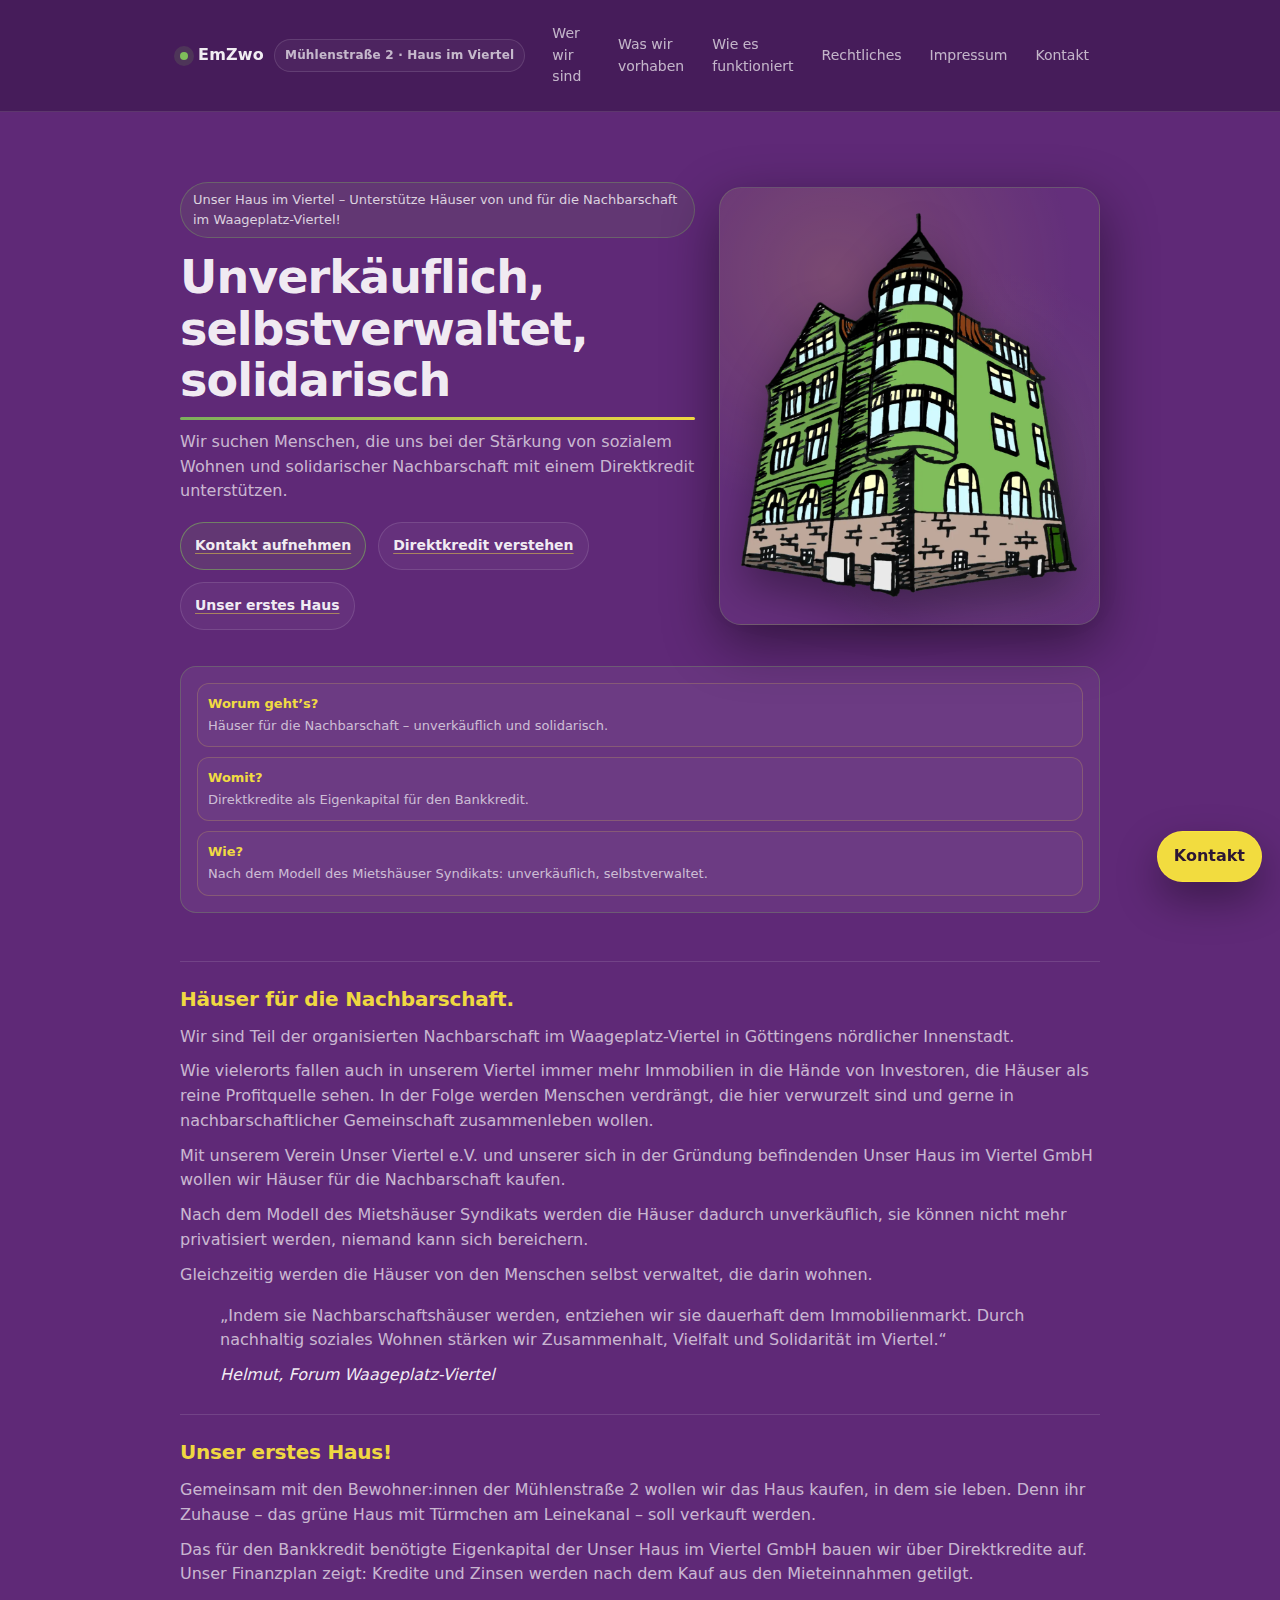
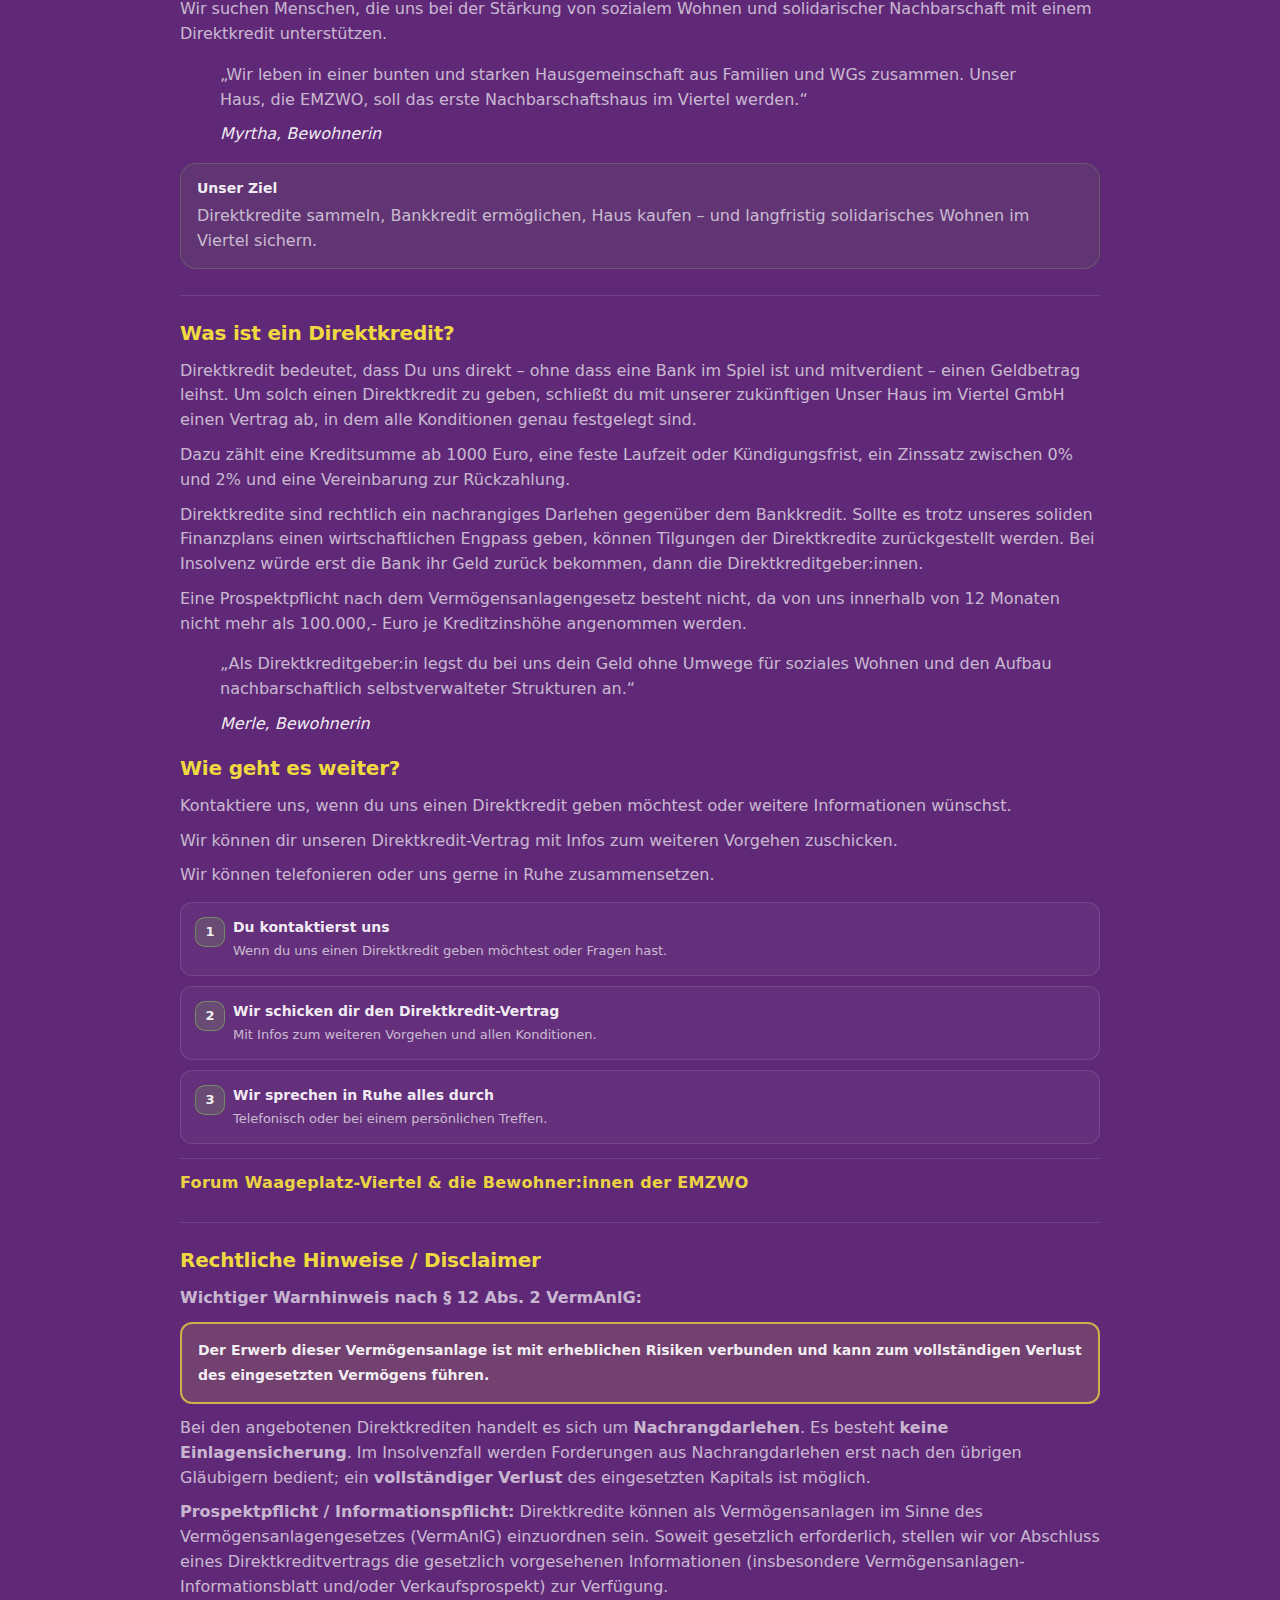
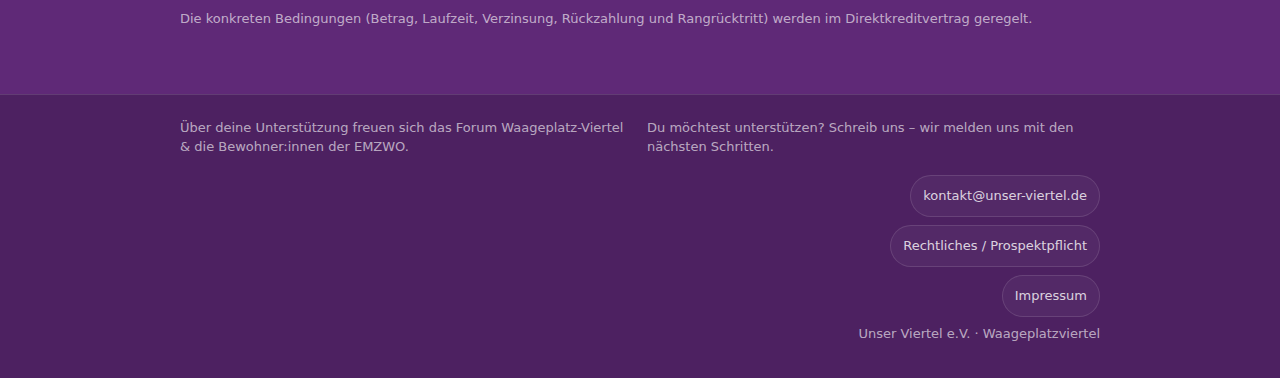
<file: index.html>
<!DOCTYPE html>
<html lang="de">
  <head>
    <meta charset="UTF-8" />
    <meta name="viewport" content="width=device-width, initial-scale=1" />
    <title>EmZwo – Haus im Viertel | Direktkredite für sozialen Wohnraum</title>
    <meta
      name="description"
      content="Unser Haus im Viertel – Unterstütze Häuser von und für die Nachbarschaft im Waageplatz-Viertel! Unverkäuflich, selbstverwaltet, solidarisch."
    />

    <link rel="stylesheet" href="style.css" />
  </head>

  <body>
    <a class="skip" href="#inhalt">Zum Inhalt springen</a>

    <header>
      <div class="container">
        <div class="nav">
          <a class="brand" href="#inhalt" aria-label="EmZwo">
            <span class="dot" aria-hidden="true"></span>
            <span>EmZwo</span>
            <span class="badge">Mühlenstraße 2 · Haus im Viertel</span>
          </a>

          <nav aria-label="Hauptnavigation" class="navLinks">
            <a href="#wer">Wer wir sind</a>
            <a href="#vor">Was wir vorhaben</a>
            <a href="#wie">Wie es funktioniert</a>
            <a href="#rechtliches">Rechtliches</a>
            <a href="impressum.html">Impressum</a>
            <a href="mailto:kontakt@unser-viertel.de">Kontakt</a>
          </nav>
        </div>
      </div>
    </header>

    <main id="inhalt">
      <div class="container">
        <section class="intro">
          <div class="hero">
            <div class="heroMain">
              <div class="heroCopy">
                <div class="kicker">
                  Unser Haus im Viertel – Unterstütze Häuser von und für die Nachbarschaft im Waageplatz-Viertel!
                </div>
                <h1>
                  Unverkäuflich, selbstverwaltet, solidarisch
                </h1>
                <p class="lead">
                  Wir suchen Menschen, die uns bei der Stärkung von sozialem Wohnen und solidarischer Nachbarschaft mit einem Direktkredit unterstützen.
                </p>

                <div class="ctaRow">
                  <a
                    class="btn btnPrimary"
                    href="mailto:kontakt@unser-viertel.de"
                    >Kontakt aufnehmen</a>
                  <a class="btn" href="#wie">Direktkredit verstehen</a>
                  <a class="btn" href="#vor">Unser erstes Haus</a>
                </div>
              </div>
            </div>

            <figure
              class="heroArt"
              aria-label="Illustration des Hauses in der Mühlenstraße 2"
            >
              <img
                src="assets/img/Bild 142.webp"
                alt="Illustration des grünen Hauses mit Türmchen"
              />
            </figure>

            <dl class="facts heroFacts" aria-label="Projekt auf einen Blick">
              <div>
                <dt>Worum geht’s?</dt>
                <dd>
                  Häuser für die Nachbarschaft – unverkäuflich und solidarisch.
                </dd>
              </div>
              <div>
                <dt>Womit?</dt>
                <dd>
                  Direktkredite als Eigenkapital für den Bankkredit.
                </dd>
              </div>
              <div>
                <dt>Wie?</dt>
                <dd>
                  Nach dem Modell des Mietshäuser Syndikats: unverkäuflich, selbstverwaltet.
                </dd>
              </div>
            </dl>
          </div>
        </section>

        <section id="wer" class="section">
          <h2>Häuser für die Nachbarschaft.</h2>
          <p>
            Wir sind Teil der organisierten Nachbarschaft im Waageplatz-Viertel in Göttingens nördlicher Innenstadt.
          </p>
          <p>
            Wie vielerorts fallen auch in unserem Viertel immer mehr Immobilien in die Hände von Investoren, die Häuser als reine Profitquelle sehen. In der Folge werden Menschen verdrängt, die hier verwurzelt sind und gerne in nachbarschaftlicher Gemeinschaft zusammenleben wollen.
          </p>
          <p>
            Mit unserem Verein Unser Viertel e.V. und unserer sich in der Gründung befindenden Unser Haus im Viertel GmbH wollen wir Häuser für die Nachbarschaft kaufen.
          </p>
          <p>
            Nach dem Modell des Mietshäuser Syndikats werden die Häuser dadurch unverkäuflich, sie können nicht mehr privatisiert werden, niemand kann sich bereichern.
          </p>
          <p>
            Gleichzeitig werden die Häuser von den Menschen selbst verwaltet, die darin wohnen.
          </p>

          <blockquote>
            <p>
              „Indem sie Nachbarschaftshäuser werden, entziehen wir sie dauerhaft dem Immobilienmarkt. Durch nachhaltig soziales Wohnen stärken wir Zusammenhalt, Vielfalt und Solidarität im Viertel.“
            </p>
            <cite>Helmut, Forum Waageplatz-Viertel</cite>
          </blockquote>
        </section>

        <section id="vor" class="section">
          <h2>Unser erstes Haus!</h2>
          <p>
            Gemeinsam mit den Bewohner:innen der Mühlenstraße 2 wollen wir das Haus kaufen, in dem sie leben. Denn ihr Zuhause – das grüne Haus mit Türmchen am Leinekanal – soll verkauft werden.
          </p>
          <p>
            Das für den Bankkredit benötigte Eigenkapital der Unser Haus im Viertel GmbH bauen wir über Direktkredite auf.
            Unser Finanzplan zeigt: Kredite und Zinsen werden nach dem Kauf aus den Mieteinnahmen getilgt.
          </p>

          <p>
            Wir suchen Menschen, die uns bei der Stärkung von sozialem Wohnen und solidarischer Nachbarschaft mit einem Direktkredit unterstützen.
          </p>

          <blockquote>
            <p>
              „Wir leben in einer bunten und starken Hausgemeinschaft aus Familien und WGs zusammen. Unser Haus, die EMZWO, soll das erste Nachbarschaftshaus im Viertel werden.“
            </p>
            <cite>Myrtha, Bewohnerin</cite>
          </blockquote>

          <div class="callout" aria-label="Aktueller Stand">
            <strong>Unser Ziel</strong>
            <p>
              Direktkredite sammeln, Bankkredit ermöglichen, Haus kaufen – und langfristig solidarisches Wohnen im Viertel sichern.
            </p>
          </div>
        </section>

        <section id="wie" class="section">
          <h2>Was ist ein Direktkredit?</h2>
          <p>
            Direktkredit bedeutet, dass Du uns direkt – ohne dass eine Bank im Spiel ist und mitverdient – einen Geldbetrag leihst. Um solch einen Direktkredit zu geben, schließt du mit unserer zukünftigen Unser Haus im Viertel GmbH einen Vertrag ab, in dem alle Konditionen genau festgelegt sind.
          </p>
          <p>
            Dazu zählt eine Kreditsumme ab 1000 Euro, eine feste Laufzeit oder Kündigungsfrist, ein Zinssatz zwischen 0% und 2% und eine Vereinbarung zur Rückzahlung.
          </p>
          <p>
            Direktkredite sind rechtlich ein nachrangiges Darlehen gegenüber dem Bankkredit. Sollte es trotz unseres soliden Finanzplans einen wirtschaftlichen Engpass geben, können Tilgungen der Direktkredite zurückgestellt werden. Bei Insolvenz würde erst die Bank ihr Geld zurück bekommen, dann die Direktkreditgeber:innen.
          </p>

          <p>
            Eine Prospektpflicht nach dem Vermögensanlagengesetz besteht nicht, da von uns innerhalb von 12 Monaten nicht mehr als 100.000,- Euro je Kreditzinshöhe angenommen werden.
          </p>

          <blockquote>
            <p>
              „Als Direktkreditgeber:in legst du bei uns dein Geld ohne Umwege für soziales Wohnen und den Aufbau nachbarschaftlich selbstverwalteter Strukturen an.“
            </p>
            <cite>Merle, Bewohnerin</cite>
          </blockquote>

          <h2>Wie geht es weiter?</h2>
          <p>
            Kontaktiere uns, wenn du uns einen Direktkredit geben möchtest oder weitere Informationen wünschst.
          </p>
          <p>
            Wir können dir unseren Direktkredit-Vertrag mit Infos zum weiteren Vorgehen zuschicken.
          </p>
          <p>
            Wir können telefonieren oder uns gerne in Ruhe zusammensetzen.
          </p>

          <ol class="steps" aria-label="Ablauf">
            <li>
              <strong>Du kontaktierst uns</strong>
              <span>Wenn du uns einen Direktkredit geben möchtest oder Fragen hast.</span>
            </li>
            <li>
              <strong>Wir schicken dir den Direktkredit-Vertrag</strong>
              <span>Mit Infos zum weiteren Vorgehen und allen Konditionen.</span>
            </li>
            <li>
              <strong>Wir sprechen in Ruhe alles durch</strong>
              <span>Telefonisch oder bei einem persönlichen Treffen.</span>
            </li>
          </ol>

          <div class="signature">Forum Waageplatz-Viertel &amp; die Bewohner:innen der EMZWO</div>
        </section>

        <section id="rechtliches" class="section">
          <h2>Rechtliche Hinweise / Disclaimer</h2>

          <div class="legal">
            <p>
              <strong>Wichtiger Warnhinweis nach § 12 Abs. 2 VermAnlG:</strong>
            </p>
            <blockquote class="warningBox">
              <strong
                >Der Erwerb dieser Vermögensanlage ist mit erheblichen Risiken
                verbunden und kann zum vollständigen Verlust des eingesetzten
                Vermögens führen.</strong
              >
            </blockquote>
            <p>
              Bei den angebotenen Direktkrediten handelt es sich um
              <strong>Nachrangdarlehen</strong>. Es besteht
              <strong>keine Einlagensicherung</strong>. Im Insolvenzfall werden
              Forderungen aus Nachrangdarlehen erst nach den übrigen Gläubigern
              bedient; ein <strong>vollständiger Verlust</strong> des
              eingesetzten Kapitals ist möglich.
            </p>

            <p>
              <strong>Prospektpflicht / Informationspflicht:</strong>
              Direktkredite können als Vermögensanlagen im Sinne des
              Vermögensanlagengesetzes (VermAnlG) einzuordnen sein. Soweit
              gesetzlich erforderlich, stellen wir vor Abschluss eines
              Direktkreditvertrags die gesetzlich vorgesehenen Informationen
              (insbesondere Vermögensanlagen-Informationsblatt und/oder
              Verkaufsprospekt) zur Verfügung.
            </p>

            <p class="fine">
              Die konkreten Bedingungen (Betrag, Laufzeit, Verzinsung,
              Rückzahlung und Rangrücktritt) werden im Direktkreditvertrag
              geregelt.
            </p>
          </div>
        </section>
      </div>
    </main>

    <a class="contactFab" href="mailto:kontakt@unser-viertel.de">Kontakt</a>

    <footer id="kontakt">
      <div class="container">
        <div class="footerGrid">
          <div class="fine">
            Über deine Unterstützung freuen sich das Forum Waageplatz-Viertel &amp; die Bewohner:innen der EMZWO.
          </div>

          <div class="contact">
            <p class="fine">
              Du möchtest unterstützen? Schreib uns – wir melden uns mit den
              nächsten Schritten.
            </p>
            <a class="pill" href="mailto:kontakt@unser-viertel.de"
              >kontakt@unser-viertel.de</a>
            <a class="pill" href="#rechtliches">Rechtliches / Prospektpflicht</a>
            <a class="pill" href="impressum.html">Impressum</a>
            <span class="fine">Unser Viertel e.V. · Waageplatzviertel</span>
          </div>
        </div>
      </div>
    </footer>
  </body>
</html>
</file>
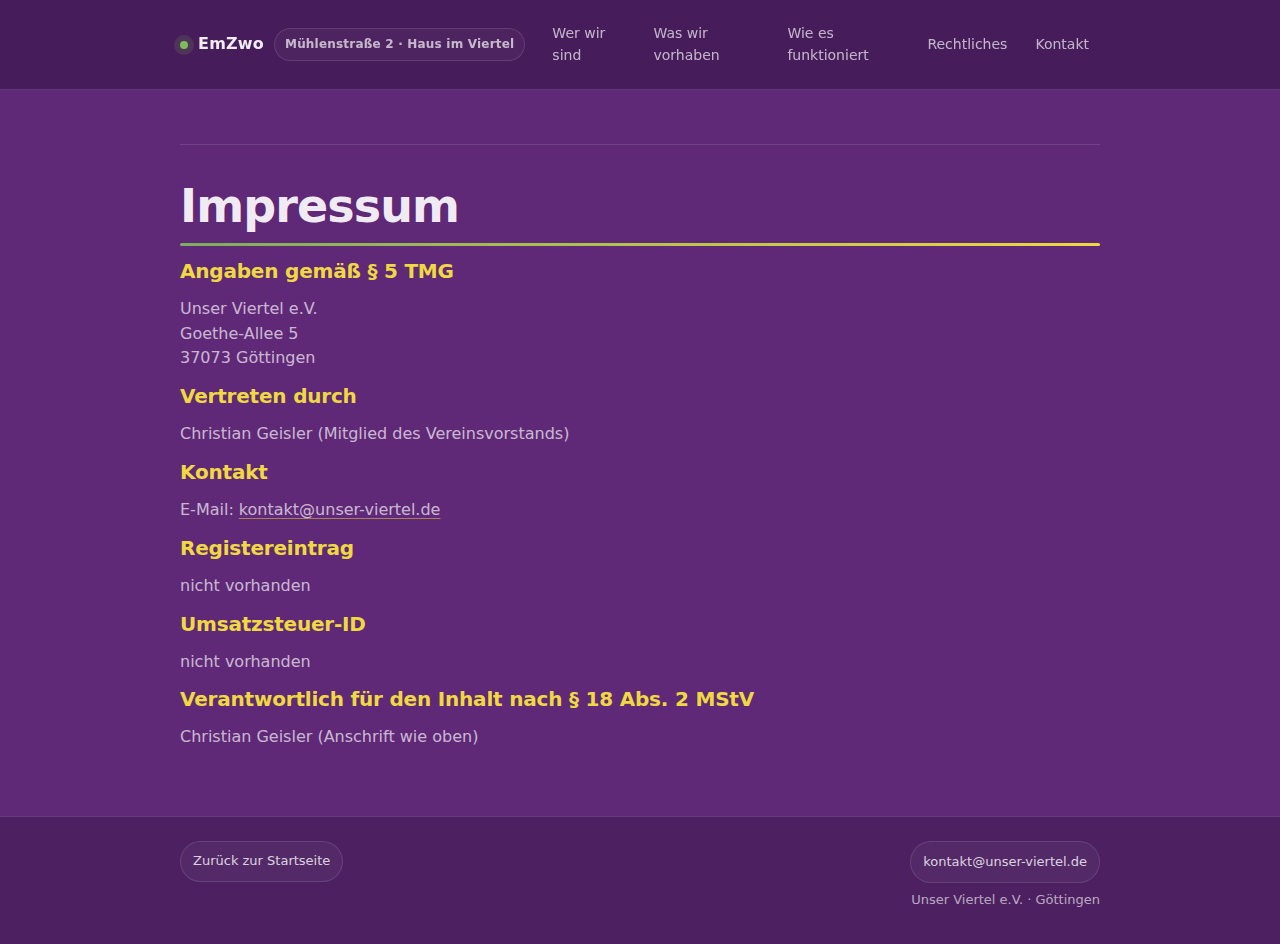
<file: impressum.html>
<!DOCTYPE html>
<html lang="de">
  <head>
    <meta charset="UTF-8" />
    <meta name="viewport" content="width=device-width, initial-scale=1" />
    <title>Impressum | EmZwo – Haus im Viertel</title>
    <meta name="robots" content="noindex" />

    <link rel="stylesheet" href="style.css" />
  </head>

  <body>
    <a class="skip" href="#inhalt">Zum Inhalt springen</a>

    <header>
      <div class="container">
        <div class="nav">
          <a class="brand" href="index.html#inhalt" aria-label="EmZwo">
            <span class="dot" aria-hidden="true"></span>
            <span>EmZwo</span>
            <span class="badge">Mühlenstraße 2 · Haus im Viertel</span>
          </a>

          <nav aria-label="Hauptnavigation" class="navLinks">
            <a href="index.html#wer">Wer wir sind</a>
            <a href="index.html#vor">Was wir vorhaben</a>
            <a href="index.html#wie">Wie es funktioniert</a>
            <a href="index.html#rechtliches">Rechtliches</a>
            <a href="mailto:kontakt@unser-viertel.de">Kontakt</a>
          </nav>
        </div>
      </div>
    </header>

    <main id="inhalt">
      <div class="container">
        <section class="section">
          <h1>Impressum</h1>

          <h2>Angaben gemäß § 5 TMG</h2>
          <p>
            Unser Viertel e.V.<br />
            Goethe-Allee 5<br />
            37073 Göttingen
          </p>

          <h2>Vertreten durch</h2>
          <p>Christian Geisler (Mitglied des Vereinsvorstands)</p>

          <h2>Kontakt</h2>
          <p>
            E-Mail:
            <a href="mailto:kontakt@unser-viertel.de">kontakt@unser-viertel.de</a>
          </p>

          <h2>Registereintrag</h2>
          <p>nicht vorhanden</p>

          <h2>Umsatzsteuer-ID</h2>
          <p>nicht vorhanden</p>

          <h2>Verantwortlich für den Inhalt nach § 18 Abs. 2 MStV</h2>
          <p>Christian Geisler (Anschrift wie oben)</p>
        </section>
      </div>
    </main>

    <footer>
      <div class="container">
        <div class="footerGrid">
          <div class="fine">
            <a class="pill" href="index.html#inhalt">Zurück zur Startseite</a>
          </div>

          <div class="contact">
            <a class="pill" href="mailto:kontakt@unser-viertel.de">kontakt@unser-viertel.de</a>
            <span class="fine">Unser Viertel e.V. · Göttingen</span>
          </div>
        </div>
      </div>
    </footer>
  </body>
</html>
</file>
<file: style.css>
:root {
  --bg: #5f2977;
  --surface: rgba(255, 255, 255, 0.06);
  --text: rgba(255, 255, 255, 0.92);
  --muted: rgba(255, 255, 255, 0.68);
  --line: rgba(255, 255, 255, 0.12);
  --accent: #7fbd5a;
  --accent-2: #ffeb3b;
  --shadow: 0 18px 55px rgba(0, 0, 0, 0.45);
  --radius: 16px;
  --radius-sm: 12px;
  --max: 960px;
}

* {
  box-sizing: border-box;
}

html,
body {
  height: 100%;
}

body {
  margin: 0;
  font-family: ui-sans-serif, system-ui, -apple-system, Segoe UI, Roboto,
    Helvetica, Arial, "Apple Color Emoji", "Segoe UI Emoji";
  color: var(--text);
  background: var(--bg);
  line-height: 1.55;
}

a {
  color: inherit;
  text-decoration: none;
}

:focus-visible {
  outline: 2px solid rgba(255, 235, 59, 0.55);
  outline-offset: 3px;
}

a:hover,
a:focus-visible {
  color: var(--accent-2);
}

main a {
  text-decoration: underline;
  text-decoration-thickness: 1px;
  text-underline-offset: 3px;
  text-decoration-color: rgba(255, 235, 59, 0.45);
}

main a:hover,
main a:focus-visible {
  text-decoration-color: rgba(255, 235, 59, 0.9);
}

.container {
  max-width: var(--max);
  margin: 0 auto;
  padding: 0 20px;
}

.skip {
  position: absolute;
  left: -999px;
  top: -999px;
  padding: 10px 12px;
  border-radius: 10px;
  background: rgba(255, 255, 255, 0.12);
  border: 1px solid var(--line);
}

.skip:focus {
  left: 16px;
  top: 16px;
  z-index: 999;
}

header {
  position: sticky;
  top: 0;
  z-index: 30;
  backdrop-filter: blur(12px);
  background: rgba(59, 22, 77, 0.68);
  border-bottom: 1px solid var(--line);
}

.nav {
  display: flex;
  align-items: center;
  justify-content: space-between;
  gap: 16px;
  padding: 14px 0;
}

.brand {
  display: inline-flex;
  align-items: center;
  gap: 10px;
  font-weight: 720;
  letter-spacing: 0.2px;
}

.badge {
  display: inline-flex;
  align-items: center;
  gap: 8px;
  padding: 6px 10px;
  border-radius: 999px;
  border: 1px solid var(--line);
  background: rgba(255, 255, 255, 0.04);
  font-size: 12px;
  color: var(--muted);
  white-space: nowrap;
}

.dot {
  width: 8px;
  height: 8px;
  border-radius: 50%;
  background: var(--accent);
  box-shadow: 0 0 0 6px rgba(127, 189, 90, 0.16);
}

.navLinks {
  display: flex;
  gap: 6px;
  align-items: center;
}

.navLinks a {
  color: var(--muted);
  font-size: 14px;
  padding: 8px 10px;
  border-radius: 999px;
  border: 1px solid transparent;
}

.navLinks a:hover,
.navLinks a:focus-visible {
  color: var(--accent-2);
  border-color: rgba(255, 235, 59, 0.32);
  background: rgba(255, 235, 59, 0.08);
}

main {
  padding: 28px 0 56px;
}

.intro {
  padding: 42px 0 22px;
}

.hero {
  display: grid;
  grid-template-columns: minmax(0, 1.15fr) minmax(0, 0.85fr);
  grid-template-areas:
    "main art"
    "facts facts";
  gap: 18px 24px;
  align-items: center;
}

.heroMain {
  grid-area: main;
  min-width: 0;
}

.heroCopy {
  min-width: 0;
}

.heroArt {
  grid-area: art;
  margin: 0;
  border-radius: calc(var(--radius) + 6px);
  border: 1px solid rgba(127, 189, 90, 0.25);
  background: radial-gradient(
      circle at 30% 20%,
      rgba(255, 235, 59, 0.14),
      transparent 55%
    ),
    radial-gradient(
      circle at 70% 65%,
      rgba(127, 189, 90, 0.12),
      transparent 52%
    ),
    rgba(255, 255, 255, 0.03);
  box-shadow: var(--shadow);
  padding: 18px;
  justify-self: end;
  max-width: 420px;
}

.heroArt img {
  display: block;
  width: 100%;
  height: auto;
  filter: drop-shadow(0 18px 22px rgba(0, 0, 0, 0.35));
}

.heroFacts {
  grid-area: facts;
  margin-top: 6px;
}

.kicker {
  display: inline-flex;
  align-items: center;
  gap: 10px;
  padding: 7px 12px;
  border-radius: 999px;
  border: 1px solid rgba(127, 189, 90, 0.32);
  background: rgba(127, 189, 90, 0.1);
  color: rgba(255, 255, 255, 0.78);
  font-size: 13px;
}

h1 {
  margin: 14px 0 10px;
  font-size: clamp(30px, 4.2vw, 46px);
  line-height: 1.12;
  letter-spacing: -0.02em;
}

h1::after {
  content: "";
  display: block;
  height: 3px;
  margin-top: 10px;
  border-radius: 999px;
  background: linear-gradient(90deg, var(--accent), var(--accent-2));
  opacity: 0.9;
}

.lead {
  margin: 0;
  color: var(--muted);
  font-size: 16px;
  max-width: 60ch;
}

@media (max-width: 920px) {
  .hero {
    grid-template-columns: 1fr;
    grid-template-areas:
      "art"
      "main"
      "facts";
  }

  .heroArt {
    justify-self: start;
    max-width: 520px;
  }
}

.ctaRow {
  display: flex;
  gap: 12px;
  flex-wrap: wrap;
  margin-top: 18px;
}

.btn {
  display: inline-flex;
  align-items: center;
  justify-content: center;
  gap: 10px;
  padding: 12px 14px;
  border-radius: 999px;
  border: 1px solid var(--line);
  background: rgba(255, 255, 255, 0.04);
  color: var(--text);
  font-weight: 650;
  font-size: 14px;
}

.btn:hover,
.btn:focus-visible {
  background: rgba(255, 255, 255, 0.06);
  border-color: rgba(255, 235, 59, 0.28);
}

.btnPrimary {
  border-color: rgba(127, 189, 90, 0.55);
  background: rgba(127, 189, 90, 0.1);
}

.btnPrimary:hover,
.btnPrimary:focus-visible {
  background: rgba(255, 235, 59, 0.14);
  border-color: rgba(255, 235, 59, 0.42);
}

.facts {
  margin: 18px 0 0;
  padding: 16px;
  border-radius: var(--radius);
  border: 1px solid rgba(127, 189, 90, 0.28);
  background: var(--surface);
  display: grid;
  gap: 10px;
}

.facts > div {
  padding: 10px 10px;
  border-radius: var(--radius-sm);
  border: 1px solid rgba(255, 235, 59, 0.18);
  background: rgba(255, 255, 255, 0.03);
}

.facts > div {
  display: grid;
  gap: 2px;
}

.facts dt {
  font-size: 13px;
  color: rgba(255, 235, 59, 0.92);
  font-weight: 650;
}

.facts dd {
  margin: 0;
  font-size: 13px;
  color: var(--muted);
}

.section {
  margin-top: 26px;
  padding-top: 22px;
  border-top: 1px solid rgba(255, 255, 255, 0.12);
}

h2 {
  margin: 0 0 10px;
  font-size: 20px;
  letter-spacing: -0.01em;
  color: rgba(255, 235, 59, 0.92);
}

p {
  margin: 0 0 10px;
  color: var(--muted);
}

.callout {
  border: 1px solid rgba(127, 189, 90, 0.28);
  background: rgba(127, 189, 90, 0.08);
  border-radius: var(--radius);
  padding: 14px 16px;
  margin-top: 12px;
}

.callout strong {
  display: block;
  font-size: 14px;
  margin-bottom: 4px;
}

.callout p {
  margin: 0;
  color: var(--muted);
}

.steps {
  margin: 14px 0 0;
  padding: 0;
  list-style: none;
  display: grid;
  gap: 10px;
  counter-reset: step;
}

.steps li {
  position: relative;
  padding: 14px 14px 14px 52px;
  border-radius: var(--radius-sm);
  border: 1px solid var(--line);
  background: rgba(255, 255, 255, 0.03);
}

.steps li::before {
  counter-increment: step;
  content: counter(step);
  position: absolute;
  left: 14px;
  top: 14px;
  width: 28px;
  height: 28px;
  border-radius: 10px;
  display: grid;
  place-items: center;
  font-weight: 800;
  font-size: 13px;
  color: rgba(255, 255, 255, 0.92);
  background: rgba(127, 189, 90, 0.2);
  border: 1px solid rgba(127, 189, 90, 0.55);
}

.steps strong {
  display: block;
  margin-bottom: 2px;
  font-size: 14px;
}

.steps span {
  display: block;
  color: var(--muted);
  font-size: 13px;
}

.signature {
  margin-top: 14px;
  padding-top: 12px;
  border-top: 1px solid var(--line);
  color: rgba(255, 255, 255, 0.78);
  font-weight: 700;
  letter-spacing: 0.02em;
}

.signature {
  color: rgba(255, 235, 59, 0.9);
}

.warningBox {
  margin: 12px 0 12px;
  padding: 14px 16px;
  border-radius: var(--radius-sm);
  border: 2px solid rgba(255, 235, 59, 0.65);
  background: rgba(255, 235, 59, 0.12);
  color: rgba(255, 255, 255, 0.92);
}

.warningBox strong {
  font-size: 14px;
  line-height: 1.45;
}

.contactFab {
  position: fixed;
  right: 18px;
  bottom: 18px;
  z-index: 40;
  display: inline-flex;
  align-items: center;
  justify-content: center;
  padding: 12px 16px;
  border-radius: 999px;
  border: 1px solid rgba(255, 235, 59, 0.55);
  background: rgba(255, 235, 59, 0.92);
  color: rgba(40, 18, 52, 0.98);
  font-weight: 800;
  box-shadow: 0 18px 40px rgba(0, 0, 0, 0.35);
}

.contactFab:hover,
.contactFab:focus-visible {
  background: rgba(255, 235, 59, 1);
  border-color: rgba(255, 235, 59, 0.8);
  color: rgba(40, 18, 52, 1);
}

@media (max-width: 920px) {
  .contactFab {
    right: 14px;
    bottom: 14px;
  }
}

footer {
  padding: 24px 0 34px;
  color: rgba(255, 255, 255, 0.62);
  border-top: 1px solid var(--line);
  background: rgba(0, 0, 0, 0.18);
}

.footerGrid {
  display: grid;
  grid-template-columns: 1fr 1fr;
  gap: 14px;
  align-items: start;
}

.fine {
  font-size: 13px;
  line-height: 1.45;
  color: rgba(255, 255, 255, 0.62);
}

.contact {
  display: grid;
  gap: 8px;
  justify-items: end;
}

.pill {
  display: inline-flex;
  align-items: center;
  gap: 10px;
  padding: 10px 12px;
  border-radius: 999px;
  border: 1px solid var(--line);
  background: rgba(255, 255, 255, 0.04);
  color: rgba(255, 255, 255, 0.8);
  font-size: 13px;
}

.pill:hover,
.pill:focus-visible {
  background: rgba(255, 255, 255, 0.06);
  border-color: rgba(255, 235, 59, 0.42);
  color: rgba(255, 235, 59, 0.95);
}

@media (max-width: 920px) {
  .navLinks {
    display: none;
  }

  .footerGrid {
    grid-template-columns: 1fr;
  }

  .contact {
    justify-items: start;
  }
}
</file>
